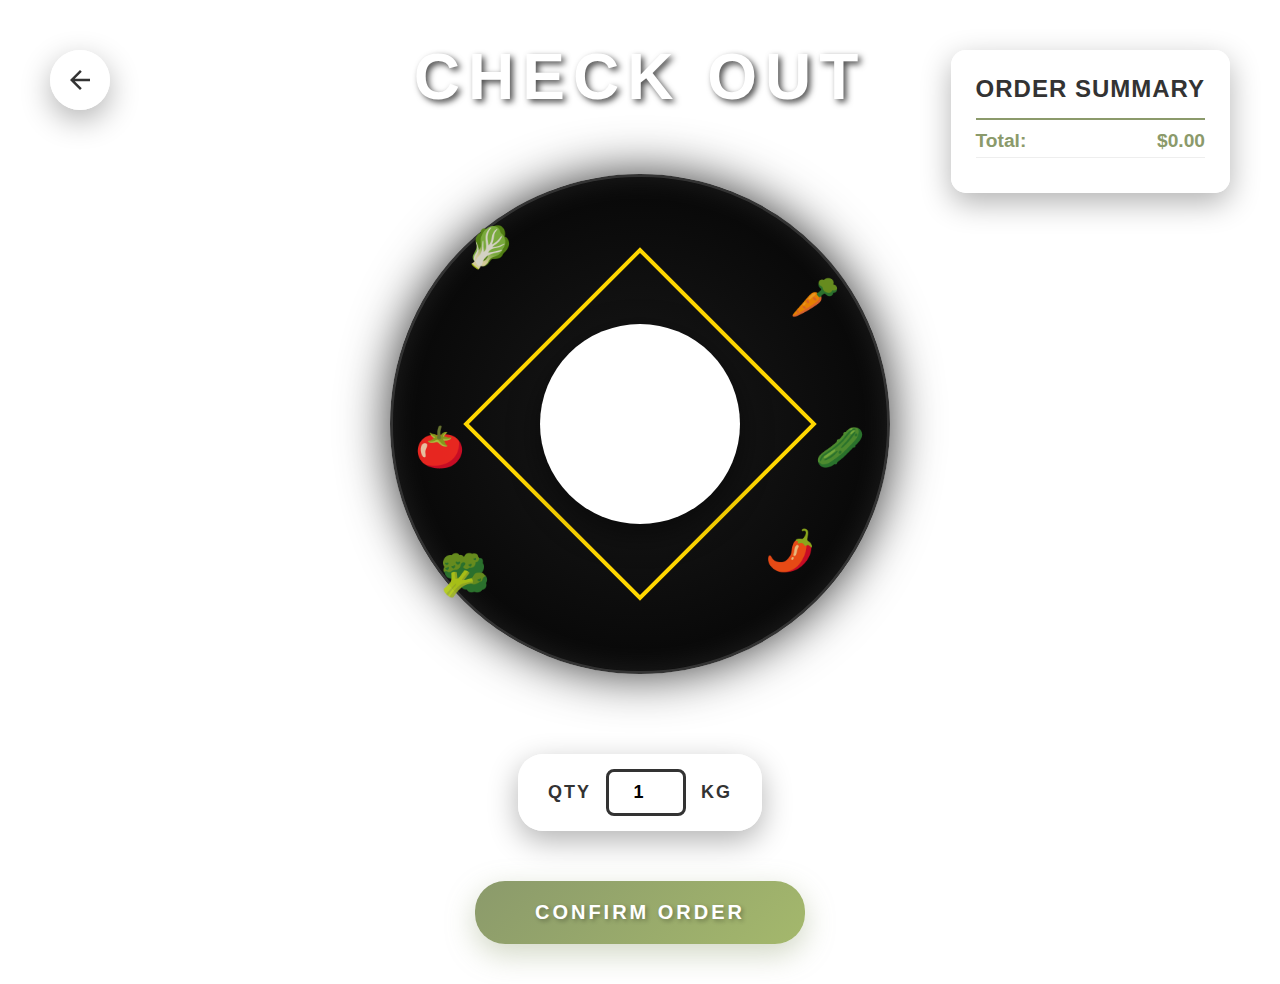
<file: checkout.html>
<!DOCTYPE html>
<html lang="en">
  <head>
    <meta charset="UTF-8" />
    <meta name="viewport" content="width=device-width, initial-scale=1.0" />
    <title>Document</title>
    <link rel="stylesheet" href="style.css" />
  </head>
  <body>
    <div class="checkout-container">
      <!-- Back Button -->
      <div class="back-button" onclick="goBack()">
        <svg xmlns="http://www.w3.org/2000/svg" viewBox="0 0 24 24">
          <path
            d="M20 11H7.83l5.59-5.59L12 4l-8 8 8 8 1.41-1.41L7.83 13H20v-2z"
          />
        </svg>
      </div>

      <!-- Order Summary -->
      <div class="order-summary">
        <div class="summary-title">Order Summary</div>
        <div id="summaryItems"></div>
        <div class="summary-item summary-total">
          <span>Total:</span>
          <span id="totalAmount">$0.00</span>
        </div>
      </div>

      <h1 class="checkout-title">Check Out</h1>

      <div class="plate-container">
        <!-- Decorative vegetables -->
        <div class="veggie-decoration veggie-1">🥬</div>
        <div class="veggie-decoration veggie-2">🥕</div>
        <div class="veggie-decoration veggie-3">🥦</div>
        <div class="veggie-decoration veggie-4">🌶️</div>
        <div class="veggie-decoration veggie-5">🍅</div>
        <div class="veggie-decoration veggie-6">🥒</div>

        <div class="main-plate">
          <div class="diamond-frame"></div>
          <div class="product-circle">
            <div class="carousel-container" id="productCarousel">
              <div class="carousel-track" id="carouselTrack">
                <!-- Products will be dynamically inserted here -->
              </div>

              <!-- Carousel Navigation (only shown if multiple products) -->
              <button
                class="carousel-nav carousel-prev"
                id="prevBtn"
                onclick="previousSlide()"
                style="display: none"
              >
                ‹
              </button>
              <button
                class="carousel-nav carousel-next"
                id="nextBtn"
                onclick="nextSlide()"
                style="display: none"
              >
                ›
              </button>

              <!-- Carousel Indicators -->
              <div class="carousel-indicators" id="carouselIndicators"></div>
            </div>
          </div>
        </div>
      </div>

      <div class="order-controls">
        <div class="quantity-section">
          <span class="qty-label">QTY</span>
          <input
            type="number"
            class="qty-input"
            id="quantityInput"
            value="1"
            min="1"
            max="50"
            placeholder="kk"
          />
          <span class="qty-label">KG</span>
        </div>

        <button class="confirm-button" onclick="confirmOrder()">
          Confirm Order
        </button>
      </div>
    </div>
  </body>
</html>
</file>
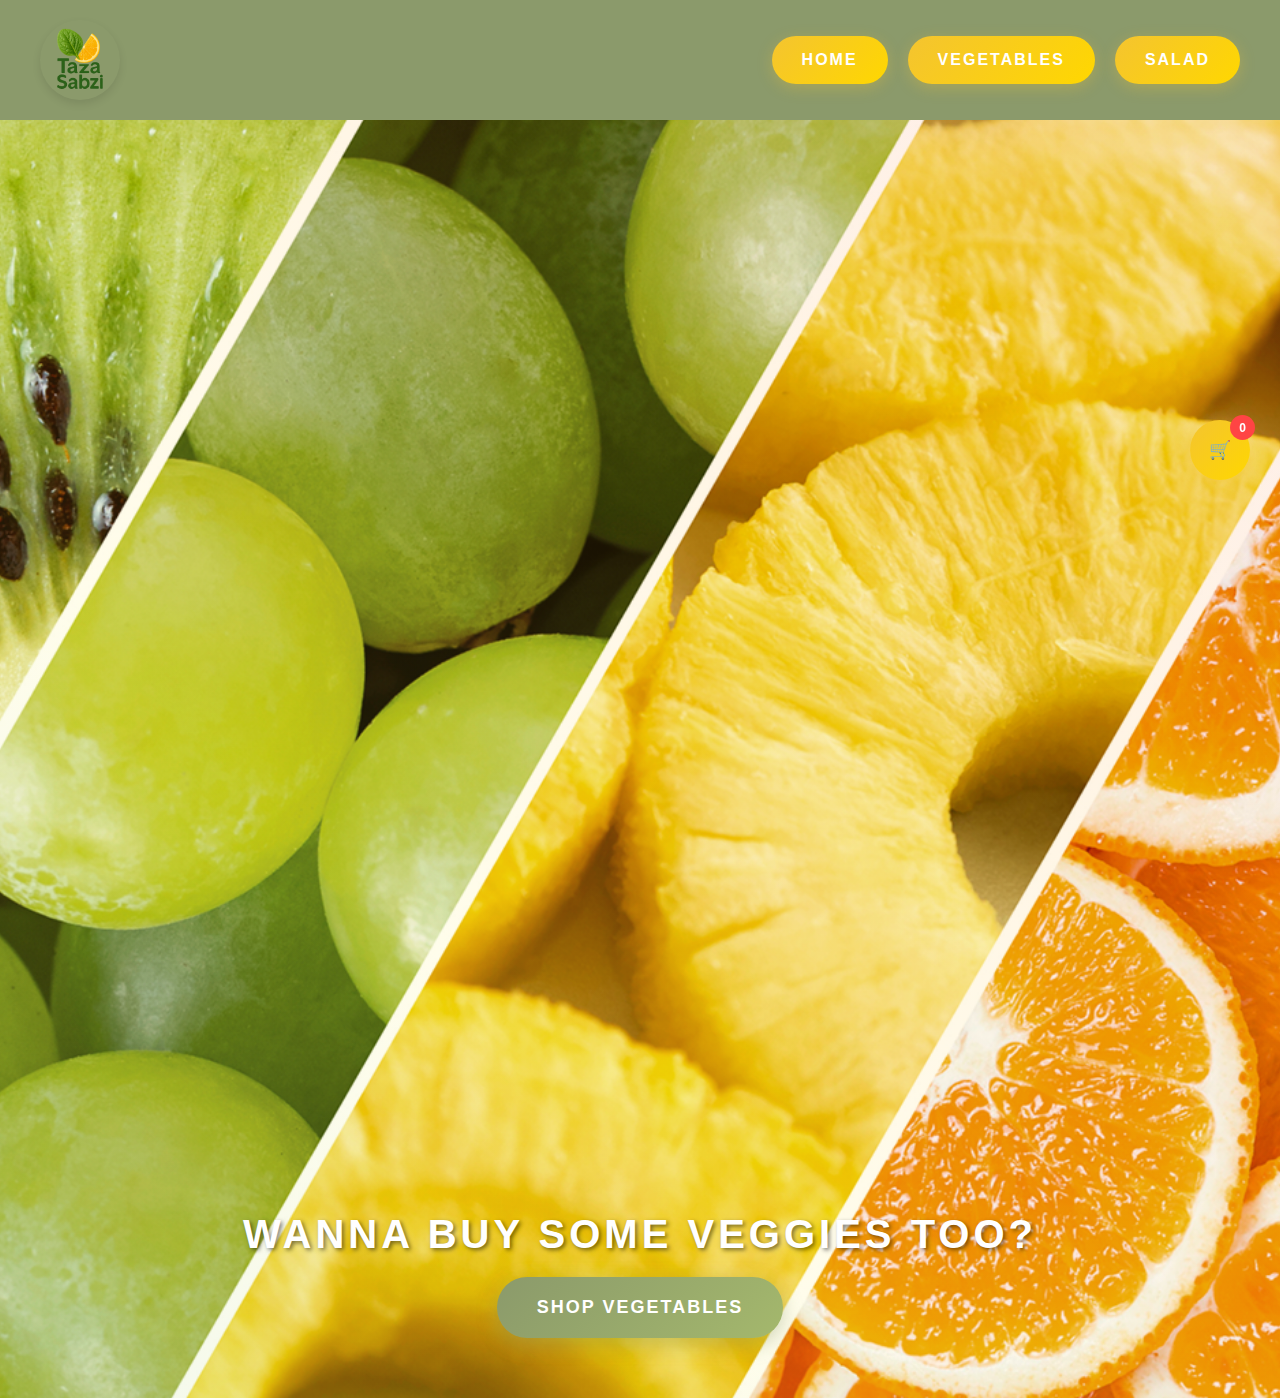
<file: fruits.html>
<!DOCTYPE html>
<html lang="en">
  <head>
    <meta charset="UTF-8" />
    <meta name="viewport" content="width=device-width, initial-scale=1.0" />
    <title>Fruits</title>
    <link rel="stylesheet" href="style.css" />
  </head>
  <body>
    <header class="header" id="header">
      <div class="logo">
        <img src="./assets/logo2.png" alt="Logo" width="80px" height="80px" />
      </div>
      <nav class="nav-buttons">
        <a href="index.html" class="nav-btn">HOME</a>
        <a href="veggies.html" class="nav-btn">VEGETABLES</a>
        <a href="salad.html" class="nav-btn">SALAD</a>
      </nav>
    </header>

    <main class="fruits-page">
      <h1 class="page-title">Fruits</h1>

      <div class="fruits-grid">
        <div class="fruit-card">
          <div class="fruit-image">
            <img src="./assets/fruitsbgg.png" alt="Fresh Apricots" />
          </div>
          <h3 class="fruit-name">Apricot</h3>
          <div class="quantity-section">
            <span class="qty-label">QTY</span>
            <input
              type="number"
              class="qty-input"
              value="1"
              min="1"
              max="50"
              placeholder="jj"
            />
            <span class="qty-label">KG</span>
          </div>
          <button class="add-to-cart" onclick="addToCart('Apricot', this)">
            Add to Cart
          </button>
        </div>

        <div class="fruit-card">
          <div class="fruit-image">
            <img src="./assets/fruitsbgg.png" alt="Fresh Apples" />
          </div>
          <h3 class="fruit-name">Apple</h3>
          <div class="quantity-section">
            <span class="qty-label">QTY</span>
            <input
              type="number"
              class="qty-input"
              value="1"
              min="1"
              max="50"
              placeholder="jj"
            />
            <span class="qty-label">KG</span>
          </div>
          <button class="add-to-cart" onclick="addToCart('Apple', this)">
            Add to Cart
          </button>
        </div>

        <div class="fruit-card">
          <div class="fruit-image">
            <img src="./assets/fruitsbgg.png" alt="Fresh Cherries" />
          </div>
          <h3 class="fruit-name">Cherry</h3>
          <div class="quantity-section">
            <span class="qty-label">QTY</span>
            <input
              type="number"
              class="qty-input"
              value="1"
              min="1"
              max="50"
              placeholder="hh"
            />
            <span class="qty-label">KG</span>
          </div>
          <button class="add-to-cart" onclick="addToCart('Cherry', this)">
            Add to Cart
          </button>
        </div>

        <div class="fruit-card">
          <div class="fruit-image">
            <img src="./assets/fruitsbgg.png" alt="Fresh Mangoes" />
          </div>
          <h3 class="fruit-name">Mango</h3>
          <div class="quantity-section">
            <span class="qty-label">QTY</span>
            <input
              type="number"
              class="qty-input"
              value="1"
              min="1"
              max="50"
              placeholder="hh"
            />
            <span class="qty-label">KG</span>
          </div>
          <button class="add-to-cart" onclick="addToCart('Mango', this)">
            Add to Cart
          </button>
        </div>
      </div>

      <div class="bottom-cta">
        <h2 class="cta-text">Wanna Buy Some Veggies Too?</h2>
        <a href="veggies.html" class="cta-button">Shop Vegetables</a>
      </div>
    </main>

    <!-- Cart Counter -->
    <div class="cart-counter" onclick="viewCart()">
      🛒
      <span class="cart-count" id="cartCount">0</span>
    </div>

    <!-- Link JS logic -->
    <script src="script.js"></script>
  </body>
</html>
</file>
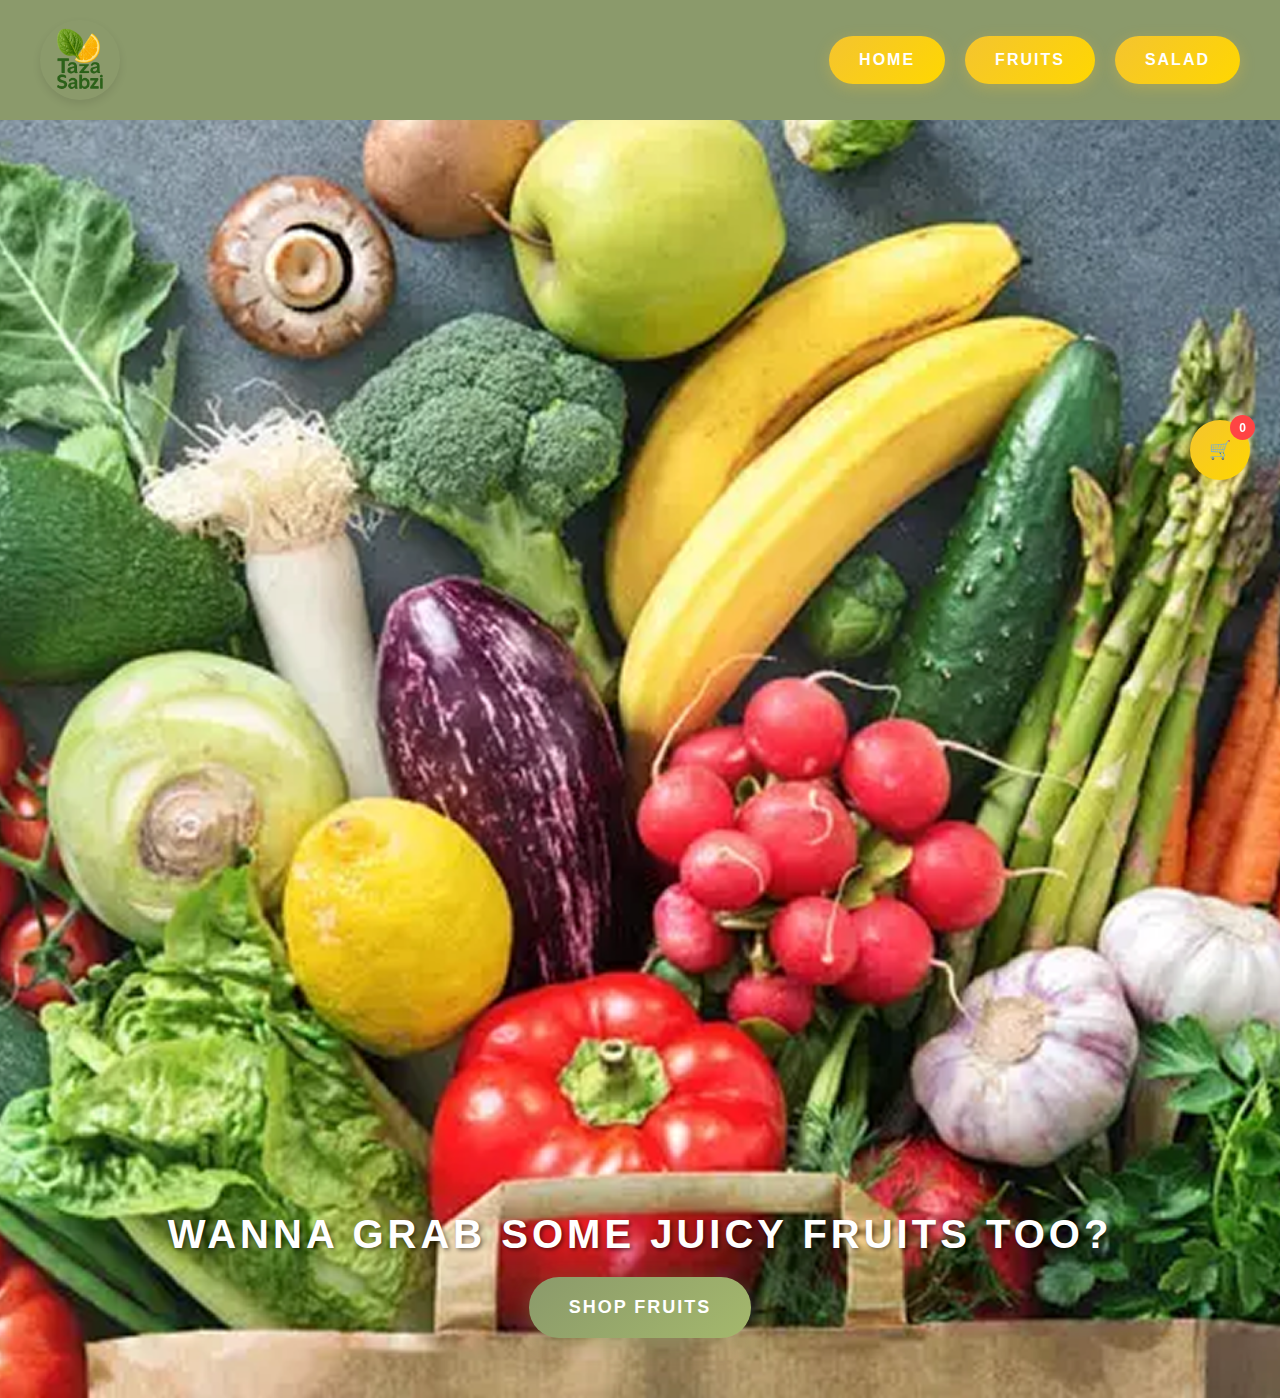
<file: veggies.html>
<!DOCTYPE html>
<html lang="en">
  <head>
    <meta charset="UTF-8" />
    <meta name="viewport" content="width=device-width, initial-scale=1.0" />
    <title>Vegetables - AgriMart</title>
    <link rel="stylesheet" href="style.css" />
  </head>
  <body>
    <header class="header" id="header">
      <div class="logo">
        <img
          src="./assets/logo2.png"
          alt="AgriMart Logo"
          width="80px"
          height="80px"
        />
      </div>
      <nav class="nav-buttons">
        <a href="index.html" class="nav-btn">HOME</a>
        <a href="fruits.html" class="nav-btn">FRUITS</a>
        <a href="salad.html" class="nav-btn">SALAD</a>
      </nav>
    </header>

    <main class="veggies-page">
      <h1 class="page-title">Vegetables</h1>

      <!-- This is where product cards will be rendered -->
      <div class="fruits-grid" id="fruitsGrid"></div>

      <div class="bottom-cta">
        <h2 class="cta-text">Wanna grab some juicy fruits too?</h2>
        <a href="fruits.html" class="cta-button">Shop Fruits</a>
      </div>
    </main>

    <!-- Cart Counter -->
    <div class="cart-counter" onclick="viewCart()">
      🛒 <span class="cart-count" id="cartCount">0</span>
    </div>

    <!-- Link to external script -->
    <script src="script.js"></script>
  </body>
</html>
</file>
<file: style.css>
* {
            margin: 0;
            padding: 0;
            box-sizing: border-box;
        }

        body {
            font-family: 'Arial', sans-serif;
            overflow-x: hidden;
            scroll-behavior: smooth;
        }

        /* Header Styles */
        .header {
            background-color: #8B9A6B;
            padding: 20px 40px;
            display: flex;
            justify-content: space-between;
            align-items: center;
            position: fixed;
            width: 100%;
            top: 0;
            left: 0;
            z-index: 100;
            transition: background-color 0.3s ease;
        }

        .header.scrolled {
            background-color: rgba(139, 154, 107, 0.95);
            box-shadow: 0 4px 10px rgba(0,0,0,0.1);
        }

        .logo {
            width: 80px;
            height: 80px;
            /* background-color: #F5F5F5; */
            border-radius: 50%;
            display: flex;
            align-items: center;
            justify-content: center;
            box-shadow: 0 4px 8px rgba(0,0,0,0.1);
        }

        .nav-buttons {
            display: flex;
            gap: 20px;
        }

        .nav-btn {
            background: linear-gradient(135deg, #F4C430, #FFD700);
            border: none;
            padding: 15px 30px;
            border-radius: 25px;
            color: white;
            font-weight: bold;
            font-size: 16px;
            letter-spacing: 2px;
            cursor: pointer;
            transition: all 0.3s ease;
            box-shadow: 0 4px 15px rgba(244, 196, 48, 0.3);
            text-decoration: none;
            display: inline-flex;
            align-items: center;
            justify-content: center;
        }

        .nav-btn:hover {
            transform: translateY(-2px);
            box-shadow: 0 6px 20px rgba(244, 196, 48, 0.4);
        }

        /* Main Content */
        .main-content {
            position: relative;
            height: 100vh;
            background-image: url('./assets/bgheader.png');
            background-size: cover;
            background-position: center;
            background-repeat: no-repeat;
            display: flex;
            align-items: center;
            justify-content: center;
            overflow: hidden;
            margin-top: 120px;
        }

        .main-content::before {
            content: '';
            position: absolute;
            top: 0;
            left: 0;
            right: 0;
            bottom: 0;
            background: linear-gradient(rgba(0,0,0,0.1), rgba(0,0,0,0.2));
            z-index: 1;
        }

        /* Food Categories */
        .food-categories {
            display: flex;
            gap: 100px;
            align-items: center;
            justify-content: center;
            position: relative;
            z-index: 5;
            flex-wrap: wrap;
            padding: 20px;
        }

        .category {
            position: relative;
            cursor: pointer;
            transition: all 0.3s ease;
        }

        .category:hover {
            transform: scale(1.05);
        }

        .category-circle {
            width: 280px;
            height: 280px;
            border-radius: 50%;
            background-size: cover;
            background-position: center;
            border: 6px solid white;
            box-shadow: 0 10px 30px rgba(0,0,0,0.3);
            position: relative;
            overflow: hidden;
        }

        .vegetables {
            background-image: url('./assets//veg.png');
        }

        .salad {
            background-image: url('./assets/sal.png');
        }

        .fruits {
            background-image: url('./assets/fr.png');
        }

        .category-label {
            position: absolute;
            bottom: -50px;
            left: 50%;
            transform: translateX(-50%);
            background: rgba(255,255,255,0.95);
            padding: 12px 30px;
            border-radius: 25px;
            font-weight: bold;
            font-size: 18px;
            letter-spacing: 3px;
            color: #333;
            box-shadow: 0 4px 15px rgba(0,0,0,0.2);
            text-decoration: none;
            /* backdrop-filter: blur(10px); */
        }

        /* About Section Styles */
        .about-section {
            background-color: #FFDA65;
            min-height: 100vh;
            position: relative;
            overflow: hidden;
            padding: 60px 20px;
        }

        .about-title {
            font-size: 5rem;
            font-weight: 900;
            color: white;
            text-transform: uppercase;
            letter-spacing: 8px;
            margin-bottom: 40px;
            position: relative;
            z-index: 10;
            text-shadow: 2px 2px 4px rgba(0,0,0,0.1);
        }

        .about-content {
            display: flex;
            flex-direction: column;
            gap: 30px;
            max-width: 1200px;
            margin: 0 auto;
            position: relative;
            z-index: 10;
        }

        .text-box {
    background-color: rgba(255, 255, 255, 0.7);
    /* backdrop-filter: blur(5px); */
    padding: 40px;
    border-radius: 10px;
    width: 60%;
    margin-left: auto;
    line-height: 1.8;
    letter-spacing: 1px;
    color: #333;
    font-size: 1.1rem;
    box-shadow: 0 10px 30px rgba(0,0,0,0.1);
    opacity: 1;
    transform: translateX(0);
    transition: all 0.6s ease;
}

        .text-box:nth-child(2) {
            margin-left: 0;
            margin-right: auto;
        }

        /* Floating Vegetables */
        .floating-vegetables {
            position: absolute;
            top: 0;
            left: 0;
            width: 100%;
            height: 100%;
            pointer-events: none;
        }

        .vegetable {
            position: absolute;
            z-index: 1;
            transform-origin: center;
            animation: float 15s infinite ease-in-out;
        }

        .vegetable img {
            width: 100%;
            height: 100%;
            object-fit: contain;
        }

        .veg-1 {
            width: 120px;
            height: 120px;
            top: 20%;
            left: 40%;
            animation-delay: 0s;
        }

        .veg-2 {
            width: 250px;
            height: 250px;
            top: 20%;
            left: 20%;
            animation-delay: -2s;
        }

        .veg-3 {
            width: 100px;
            height: 100px;
            top: 50%;
            left: 30%;
            animation-delay: -4s;
        }

        .veg-4 {
            width: 180px;
            height: 180px;
            top: 60%;
            left: 60%;
            animation-delay: -6s;
        }

        .veg-5 {
            width: 90px;
            height: 90px;
            top: 70%;
            left: 15%;
            animation-delay: -8s;
        }

        .veg-6 {
            width: 110px;
            height: 110px;
            top: 40%;
            left: 70%;
            animation-delay: -10s;
        }

        .veg-7 {
            width: 70px;
            height: 70px;
            top: 25%;
            left: 85%;
            animation-delay: -12s;
        }

        .veg-8 {
            width: 130px;
            height: 130px;
            top: 75%;
            left: 80%;
            animation-delay: -14s;
        }

        .herb {
            width: 50px;
            height: 50px;
            position: absolute;
            z-index: 1;
            animation: spin 20s infinite linear;
        }

        .herb-1 {
            top: 15%;
            left: 10%;
        }

        .herb-2 {
            top: 65%;
            left: 45%;
        }

        .herb-3 {
            top: 35%;
            left: 90%;
        }

        .herb-4 {
            top: 85%;
            left: 25%;
        }
         .footer {
            position: relative;
            min-height: 100vh;
            background-image: url('./assets/image\ 2.png');
            background-size: cover;
            background-position: center;
            background-repeat: no-repeat;
            display: flex;
            align-items: center;
            padding: 60px 40px;
            overflow: hidden;
        }

        .footer::before {
            content: '';
            position: absolute;
            top: 0;
            left: 0;
            right: 0;
            bottom: 0;
            background: rgba(255, 218, 101, 0.3);
            z-index: 1;
        }

        .footer-content {
            position: relative;
            z-index: 10;
            width: 100%;
            max-width: 1200px;
            margin: 0 auto;
            display: grid;
            grid-template-columns: 1fr 1fr;
            gap: 60px;
            align-items: center;
        }

        .footer-left {
            display: flex;
            flex-direction: column;
            gap: 40px;
        }

        .footer-title {
            font-size: 4rem;
            font-weight: 900;
            color: white;
            text-transform: uppercase;
            letter-spacing: 6px;
            line-height: 1.1;
            text-shadow: 2px 2px 4px rgba(0,0,0,0.3);
            margin-bottom: 20px;
        }

        .footer-links {
            display: flex;
            flex-direction: column;
            gap: 15px;
        }

        .footer-link {
            background-color: rgba(255, 255, 255, 0.9);
            color: #333;
            padding: 15px 30px;
            border: none;
            border-radius: 5px;
            font-weight: bold;
            font-size: 16px;
            letter-spacing: 2px;
            text-transform: uppercase;
            cursor: pointer;
            transition: all 0.3s ease;
            text-decoration: none;
            display: inline-block;
            box-shadow: 0 4px 15px rgba(0,0,0,0.1);
            width: fit-content;
        }

        .footer-link:hover {
            background-color: white;
            transform: translateY(-2px);
            box-shadow: 0 6px 20px rgba(0,0,0,0.2);
        }

        .footer-right {
            display: flex;
            flex-direction: column;
            gap: 30px;
            align-items: flex-end;
        }

        .contact-section {
            background-color: rgba(255, 255, 255, 0.9);
            padding: 20px 30px;
            border-radius: 10px;
            box-shadow: 0 4px 15px rgba(0,0,0,0.1);
            width: 100%;
            max-width: 400px;
        }

        .contact-title {
            font-size: 1.2rem;
            font-weight: bold;
            color: #333;
            text-transform: uppercase;
            letter-spacing: 2px;
            margin-bottom: 15px;
            text-align: center;
        }

        .contact-info {
            display: flex;
            flex-direction: column;
            gap: 10px;
        }

        .contact-item {
            display: flex;
            align-items: center;
            gap: 10px;
            padding: 8px 0;
            border-bottom: 1px solid rgba(0,0,0,0.1);
        }

        .contact-item:last-child {
            border-bottom: none;
        }

        .contact-icon {
            width: 20px;
            height: 20px;
            color: #8B9A6B;
        }

        .contact-text {
            color: #333;
            font-size: 14px;
        }

        .social-media {
            display: flex;
            gap: 15px;
            justify-content: center;
            margin-top: 20px;
        }

        .social-link {
            width: 40px;
            height: 40px;
            background-color: #8B9A6B;
            border-radius: 50%;
            display: flex;
            align-items: center;
            justify-content: center;
            color: white;
            text-decoration: none;
            transition: all 0.3s ease;
        }

        .social-link:hover {
            background-color: #7A8A5A;
            transform: translateY(-2px);
        }
      
        /* fruits style */

        .fruits-page {
            position: relative;
            min-height: 100vh;
            background-image: url('./assets/fruitsbgg.png');
            background-size: cover;
            background-position: center;
            background-repeat: no-repeat;
            padding: 140px 40px 60px;
            overflow: hidden;
        }
         .veggies-page {
            position: relative;
            min-height: 100vh;
            background-image: url('./assets//image\ 1.png');
            background-size: cover;
            background-position: center;
            background-repeat: no-repeat;
            padding: 140px 40px 60px;
            overflow: hidden;
        }

        .fruits-page::before {
            content: '';
            position: absolute;
            top: 0;
            left: 0;
            right: 0;
            bottom: 0;
            background: linear-gradient(
                45deg,
                rgba(139, 195, 74, 0.1) 0%,
                rgba(255, 235, 59, 0.1) 33%,
                rgba(255, 152, 0, 0.1) 66%,
                rgba(244, 67, 54, 0.1) 100%
            );
            z-index: 1;
        }

        .page-title {
            text-align: center;
            font-size: 4rem;
            font-weight: 900;
            color: white;
            text-transform: uppercase;
            letter-spacing: 8px;
            margin-bottom: 60px;
            position: relative;
            z-index: 10;
            text-shadow: 2px 2px 4px rgba(0,0,0,0.5);
        }

        .fruits-grid {
            display: grid;
            grid-template-columns: repeat(auto-fit, minmax(300px, 1fr));
            gap: 40px;
            max-width: 1200px;
            margin: 0 auto;
            position: relative;
            z-index: 10;
            margin-bottom: 60px;
        }

        .fruit-card {
            background-color: rgba(255, 255, 255, 0.1);
            /* backdrop-filter: blur(10px); */
            border-radius: 20px;
            padding: 30px;
            text-align: center;
            transition: all 0.3s ease;
            border: 2px solid rgba(255, 255, 255, 0.2);
        }

        .fruit-card:hover {
            transform: translateY(-10px);
            background-color: rgba(255, 255, 255, 0.2);
            box-shadow: 0 20px 40px rgba(0,0,0,0.2);
        }

        .fruit-image {
            width: 150px;
            height: 150px;
            background-color: white;
            border-radius: 50%;
            margin: 0 auto 20px;
            display: flex;
            align-items: center;
            justify-content: center;
            box-shadow: 0 10px 30px rgba(0,0,0,0.2);
            overflow: hidden;
        }

        .fruit-image img {
            width: 120px;
            height: 120px;
            object-fit: cover;
            border-radius: 50%;
        }

        .fruit-name {
            font-size: 1.5rem;
            font-weight: bold;
            color: white;
            text-transform: uppercase;
            letter-spacing: 2px;
            margin-bottom: 20px;
            text-shadow: 1px 1px 2px rgba(0,0,0,0.5);
        }

        .quantity-section {
            display: flex;
            align-items: center;
            justify-content: center;
            gap: 10px;
            margin-bottom: 20px;
            background-color: rgba(255, 218, 101, 0.9);
            padding: 10px 20px;
            border-radius: 25px;
            /* backdrop-filter: blur(5px); */
        }

        .qty-label {
            font-weight: bold;
            color: #333;
            font-size: 14px;
            letter-spacing: 1px;
        }

        .qty-input {
            width: 60px;
            padding: 8px;
            border: 2px solid #333;
            border-radius: 5px;
            text-align: center;
            font-weight: bold;
            font-size: 16px;
            background-color: white;
        }

        .qty-input:focus {
            outline: none;
            border-color: #8B9A6B;
        }

        .add-to-cart {
            background: linear-gradient(135deg, #F4C430, #FFD700);
            border: none;
            padding: 12px 25px;
            border-radius: 25px;
            color: white;
            font-weight: bold;
            font-size: 14px;
            letter-spacing: 1px;
            text-transform: uppercase;
            cursor: pointer;
            transition: all 0.3s ease;
            box-shadow: 0 4px 15px rgba(244, 196, 48, 0.3);
            width: 100%;
        }

        .add-to-cart:hover {
            transform: translateY(-2px);
            box-shadow: 0 6px 20px rgba(244, 196, 48, 0.5);
            background: linear-gradient(135deg, #FFD700, #F4C430);
        }

        .add-to-cart:active {
            transform: translateY(0);
        }

        /* Bottom Call-to-Action */
        .bottom-cta {
            text-align: center;
            position: relative;
            z-index: 10;
            margin-top: 40px;
        }

        .cta-text {
            font-size: 2.5rem;
            font-weight: 900;
            color: white;
            text-transform: uppercase;
            letter-spacing: 4px;
            text-shadow: 2px 2px 4px rgba(0,0,0,0.5);
            margin-bottom: 20px;
        }

        .cta-button {
            background: linear-gradient(135deg, #8B9A6B, #A4B86C);
            border: none;
            padding: 20px 40px;
            border-radius: 30px;
            color: white;
            font-weight: bold;
            font-size: 18px;
            letter-spacing: 2px;
            text-transform: uppercase;
            cursor: pointer;
            transition: all 0.3s ease;
            box-shadow: 0 6px 20px rgba(139, 154, 107, 0.4);
            text-decoration: none;
            display: inline-block;
        }

        .cta-button:hover {
            transform: translateY(-3px);
            box-shadow: 0 8px 25px rgba(139, 154, 107, 0.6);
        }

        /* Cart Counter */
        .cart-counter {
            position: fixed;
            top: 50%;
            right: 30px;
            transform: translateY(-50%);
            background: linear-gradient(135deg, #F4C430, #FFD700);
            width: 60px;
            height: 60px;
            border-radius: 50%;
            display: flex;
            align-items: center;
            justify-content: center;
            color: white;
            font-weight: bold;
            font-size: 18px;
            box-shadow: 0 4px 15px rgba(244, 196, 48, 0.4);
            cursor: pointer;
            transition: all 0.3s ease;
            z-index: 50;
        }

        .cart-counter:hover {
            transform: translateY(-50%) scale(1.1);
        }

        .cart-count {
            position: absolute;
            top: -5px;
            right: -5px;
            background-color: #ff4444;
            color: white;
            border-radius: 50%;
            width: 25px;
            height: 25px;
            display: flex;
            align-items: center;
            justify-content: center;
            font-size: 12px;
            font-weight: bold;
        }

        /* checkout page css */
         .checkout-body {
            font-family: 'Arial', sans-serif;
            background-image: url('https://hebbkx1anhila5yf.public.blob.vercel-storage.com/Desktop%20-%208-MzF6qyjRnx5wGLX13B5yIMWDsUnCzc.png');
            background-size: cover;
            background-position: center;
            background-repeat: no-repeat;
            background-attachment: fixed;
            min-height: 100vh;
            overflow-x: hidden;
        }

        .checkout-container {
            min-height: 100vh;
            display: flex;
            flex-direction: column;
            align-items: center;
            justify-content: center;
            padding: 40px 20px;
            position: relative;
        }

        .checkout-title {
            font-size: 4rem;
            font-weight: 900;
            color: white;
            text-transform: uppercase;
            letter-spacing: 8px;
            margin-bottom: 60px;
            text-shadow: 3px 3px 6px rgba(0,0,0,0.7);
            text-align: center;
        }

        .plate-container {
            position: relative;
            width: 500px;
            height: 500px;
            margin-bottom: 40px;
        }

        .main-plate {
            width: 100%;
            height: 100%;
            background: radial-gradient(circle, #1a1a1a 0%, #000000 100%);
            border-radius: 50%;
            box-shadow: 
                0 0 50px rgba(0,0,0,0.8),
                inset 0 0 30px rgba(255,255,255,0.1);
            display: flex;
            align-items: center;
            justify-content: center;
            position: relative;
            border: 3px solid #333;
        }

        .product-circle {
            width: 200px;
            height: 200px;
            background: white;
            border-radius: 50%;
            display: flex;
            align-items: center;
            justify-content: center;
            box-shadow: 0 10px 30px rgba(0,0,0,0.5);
            position: relative;
            z-index: 10;
            overflow: hidden;
        }

        .diamond-frame {
            position: absolute;
            width: 250px;
            height: 250px;
            border: 4px solid #FFD700;
            transform: rotate(45deg);
            z-index: 5;
        }

        .product-image {
            width: 150px;
            height: 150px;
            object-fit: cover;
            border-radius: 50%;
        }

        /* Carousel for multiple products */
        .carousel-container {
            position: relative;
            width: 200px;
            height: 200px;
            border-radius: 50%;
            overflow: hidden;
        }

        .carousel-track {
            display: flex;
            transition: transform 0.5s ease;
            width: 100%;
            height: 100%;
        }

        .carousel-slide {
            min-width: 100%;
            height: 100%;
            display: flex;
            align-items: center;
            justify-content: center;
            background: white;
        }

        .carousel-nav {
            position: absolute;
            top: 50%;
            transform: translateY(-50%);
            background: rgba(255, 215, 0, 0.8);
            border: none;
            width: 30px;
            height: 30px;
            border-radius: 50%;
            cursor: pointer;
            font-weight: bold;
            color: white;
            z-index: 15;
            transition: all 0.3s ease;
        }

        .carousel-nav:hover {
            background: rgba(255, 215, 0, 1);
            transform: translateY(-50%) scale(1.1);
        }

        .carousel-prev {
            left: -40px;
        }

        .carousel-next {
            right: -40px;
        }

        .carousel-indicators {
            position: absolute;
            bottom: -30px;
            left: 50%;
            transform: translateX(-50%);
            display: flex;
            gap: 8px;
            z-index: 15;
        }

        .carousel-dot {
            width: 10px;
            height: 10px;
            border-radius: 50%;
            background: rgba(255, 255, 255, 0.5);
            cursor: pointer;
            transition: all 0.3s ease;
        }

        .carousel-dot.active {
            background: #FFD700;
            transform: scale(1.2);
        }

        /* Decorative vegetables around the plate */
        .veggie-decoration {
            position: absolute;
            font-size: 2.5rem;
            z-index: 3;
            opacity: 0.9;
            animation: float 3s ease-in-out infinite;
        }

        .veggie-1 { top: 10%; left: 15%; animation-delay: 0s; }
        .veggie-2 { top: 20%; right: 10%; animation-delay: 0.5s; }
        .veggie-3 { bottom: 15%; left: 10%; animation-delay: 1s; }
        .veggie-4 { bottom: 20%; right: 15%; animation-delay: 1.5s; }
        .veggie-5 { top: 50%; left: 5%; animation-delay: 2s; }
        .veggie-6 { top: 50%; right: 5%; animation-delay: 2.5s; }

        @keyframes float {
            0%, 100% { transform: translateY(0px) rotate(0deg); }
            50% { transform: translateY(-10px) rotate(5deg); }
        }

        /* Quantity and Confirm Section */
        .order-controls {
            display: flex;
            flex-direction: column;
            align-items: center;
            gap: 30px;
            margin-top: 40px;
        }

        .quantity-section {
            display: flex;
            align-items: center;
            gap: 15px;
            background: rgba(255, 255, 255, 0.9);
            padding: 15px 30px;
            border-radius: 25px;
            box-shadow: 0 10px 30px rgba(0,0,0,0.3);
            /* backdrop-filter: blur(10px); */
        }

        .qty-label {
            font-weight: bold;
            color: #333;
            font-size: 18px;
            letter-spacing: 2px;
            text-transform: uppercase;
        }

        .qty-input {
            width: 80px;
            padding: 10px;
            border: 3px solid #333;
            border-radius: 8px;
            text-align: center;
            font-weight: bold;
            font-size: 18px;
            background-color: white;
        }

        .qty-input:focus {
            outline: none;
            border-color: #FFD700;
            box-shadow: 0 0 10px rgba(255, 215, 0, 0.5);
        }

        .confirm-button {
            background: linear-gradient(135deg, #8B9A6B, #A4B86C);
            border: none;
            padding: 20px 60px;
            border-radius: 30px;
            color: white;
            font-weight: bold;
            font-size: 20px;
            letter-spacing: 3px;
            text-transform: uppercase;
            cursor: pointer;
            transition: all 0.3s ease;
            box-shadow: 0 10px 30px rgba(139, 154, 107, 0.4);
            text-shadow: 2px 2px 4px rgba(0,0,0,0.3);
        }

        .confirm-button:hover {
            transform: translateY(-3px);
            box-shadow: 0 15px 40px rgba(139, 154, 107, 0.6);
            background: linear-gradient(135deg, #A4B86C, #8B9A6B);
        }

        .confirm-button:active {
            transform: translateY(0);
        }

        /* Order Summary */
        .order-summary {
            position: absolute;
            top: 50px;
            right: 50px;
            background: rgba(255, 255, 255, 0.95);
            padding: 25px;
            border-radius: 15px;
            box-shadow: 0 10px 30px rgba(0,0,0,0.3);
            /* backdrop-filter: blur(10px); */
            min-width: 250px;
        }

        .summary-title {
            font-size: 1.5rem;
            font-weight: bold;
            color: #333;
            margin-bottom: 15px;
            text-transform: uppercase;
            letter-spacing: 1px;
        }

        .summary-item {
            display: flex;
            justify-content: space-between;
            margin-bottom: 10px;
            padding: 5px 0;
            border-bottom: 1px solid #eee;
        }

        .summary-total {
            font-weight: bold;
            font-size: 1.2rem;
            color: #8B9A6B;
            border-top: 2px solid #8B9A6B;
            padding-top: 10px;
            margin-top: 10px;
        }

        /* Back Button */
        .back-button {
            position: absolute;
            top: 50px;
            left: 50px;
            width: 60px;
            height: 60px;
            background: rgba(255, 255, 255, 0.9);
            border-radius: 50%;
            display: flex;
            align-items: center;
            justify-content: center;
            cursor: pointer;
            transition: all 0.3s ease;
            box-shadow: 0 10px 30px rgba(0,0,0,0.3);
            /* backdrop-filter: blur(10px); */
        }

        .back-button:hover {
            background: white;
            transform: scale(1.1);
        }

        .back-button svg {
            width: 30px;
            height: 30px;
            fill: #333;
        }


         @keyframes float {
            0%, 100% {
                transform: translateY(0) rotate(0deg);
            }
            25% {
                transform: translateY(-20px) rotate(5deg);
            }
            50% {
                transform: translateY(0) rotate(0deg);
            }
            75% {
                transform: translateY(20px) rotate(-5deg);
            }
        }

        @keyframes spin {
            from {
                transform: rotate(0deg);
            }
            to {
                transform: rotate(360deg);
            }
        }

        /* Responsive Design */
        @media (max-width: 1024px) {
            .about-title {
                font-size: 4rem;
            }
            
            .text-box {
                width: 80%;
            }
            
            .food-categories {
                gap: 60px;
            }
            
            .category-circle {
                width: 220px;
                height: 220px;
            }

            .footer-title {
                font-size: 3rem;
            }

            .footer-content {
                gap: 40px;
            }
        }

        @media (max-width: 768px) {
            .header {
                padding: 15px 20px;
                flex-direction: column;
                gap: 20px;
            }

            .nav-buttons {
                flex-wrap: wrap;
                justify-content: center;
                gap: 15px;
            }

            .nav-btn {
                padding: 12px 25px;
                font-size: 14px;
            }

            .food-categories {
                flex-direction: column;
                gap: 80px;
            }

            .category-circle {
                width: 200px;
                height: 200px;
            }

            .main-content {
                height: auto;
                min-height: calc(100vh - 160px);
                padding: 40px 0;
                margin-top: 160px;
            }
            
            .about-title {
                font-size: 3rem;
                letter-spacing: 4px;
            }
            
            .text-box {
                width: 90%;
                padding: 30px;
                font-size: 1rem;
            }
            
            .vegetable {
                opacity: 0.7;
            }

            .footer-content {
                grid-template-columns: 1fr;
                gap: 40px;
                text-align: center;
            }

            .footer-title {
                font-size: 2.5rem;
                letter-spacing: 3px;
            }

            .footer-right {
                align-items: center;
            }

            .footer {
                padding: 40px 20px;
            }
            .fruits-page {
                padding: 180px 20px 40px;
            }

            .page-title {
                font-size: 3rem;
                letter-spacing: 4px;
            }

            .fruits-grid {
                grid-template-columns: 1fr;
                gap: 30px;
            }

            .cta-text {
                font-size: 2rem;
                letter-spacing: 2px;
            }

            .cart-counter {
                right: 20px;
                width: 50px;
                height: 50px;
                font-size: 16px;
            }
        }

        @media (max-width: 480px) {
            .category-circle {
                width: 180px;
                height: 180px;
            }

            .category-label {
                font-size: 16px;
                padding: 10px 25px;
            }
            
            .about-title {
                font-size: 2.5rem;
                letter-spacing: 2px;
            }
            
            .text-box {
                padding: 20px;
                font-size: 0.9rem;
            }

            .footer-title {
                font-size: 2rem;
                letter-spacing: 2px;
            }

            .footer-link {
                padding: 12px 20px;
                font-size: 14px;
            }
             .page-title {
                font-size: 2.5rem;
                letter-spacing: 2px;
            }

            .fruit-card {
                padding: 20px;
            }

            .fruit-image {
                width: 120px;
                height: 120px;
            }

            .fruit-image img {
                width: 100px;
                height: 100px;
            }

            .cta-text {
                font-size: 1.5rem;
            }

            .cta-button {
                padding: 15px 30px;
                font-size: 16px;
            }
        }

        
        /* Animation for page load */
        .fruit-card {
            opacity: 0;
            transform: translateY(50px);
            animation: fadeInUp 0.6s ease forwards;
        }

        .fruit-card:nth-child(1) {
            animation-delay: 0.1s;
        }

        .fruit-card:nth-child(2) {
            animation-delay: 0.2s;
        }

        .fruit-card:nth-child(3) {
            animation-delay: 0.3s;
        }

        .fruit-card:nth-child(4) {
            animation-delay: 0.4s;
        }

        /* Animation for page load - now as optional enhancements */
        .main-content.animate .category {
            animation: fadeInUp 0.8s ease forwards;
        }

        .main-content.animate .category:nth-child(1) {
            animation-delay: 0.2s;
        }

        .main-content.animate .category:nth-child(2) {
            animation-delay: 0.4s;
        }

        .main-content.animate .category:nth-child(3) {
            animation-delay: 0.6s;
        }

        /* Enhanced animations when section comes into view */
        .about-section.animate .text-box:nth-child(1) {
            animation: slideInRight 0.8s ease forwards;
        }

        .about-section.animate .text-box:nth-child(2) {
            animation: slideInLeft 0.8s ease forwards;
            animation-delay: 0.3s;
        }

        .footer.animate .footer-title {
            animation: fadeInLeft 1s ease forwards;
        }

        .footer.animate .footer-link {
            animation: fadeInUp 0.6s ease forwards;
        }

        .footer.animate .footer-link:nth-child(1) {
            animation-delay: 0.2s;
        }

        .footer.animate .footer-link:nth-child(2) {
            animation-delay: 0.4s;
        }

        .footer.animate .footer-link:nth-child(3) {
            animation-delay: 0.6s;
        }

        .footer.animate .footer-link:nth-child(4) {
            animation-delay: 0.8s;
        }

        .footer.animate .contact-section {
            animation: fadeInRight 1s ease forwards;
            animation-delay: 0.5s;
        }
 @keyframes fadeInUp {
            to {
                opacity: 1;
                transform: translateY(0);
            }
        }

        .page-title {
            opacity: 0;
            transform: translateY(-30px);
            animation: fadeInDown 0.8s ease forwards;
        }

        @keyframes fadeInDown {
            to {
                opacity: 1;
                transform: translateY(0);
            }
        }

        @keyframes fadeInUp {
            from {
                opacity: 0.5;
                transform: translateY(50px);
            }
            to {
                opacity: 1;
                transform: translateY(0);
            }
        }

        @keyframes fadeInLeft {
            from {
                opacity: 0;
                transform: translateX(-50px);
            }
            to {
                opacity: 1;
                transform: translateX(0);
            }
        }

        @keyframes fadeInRight {
            from {
                opacity: 0;
                transform: translateX(50px);
            }
            to {
                opacity: 1;
                transform: translateX(0);
            }
        }

        @keyframes slideInRight {
            from {
                opacity: 0.7;
                transform: translateX(50px);
            }
            to {
                opacity: 1;
                transform: translateX(0);
            }
        }

        @keyframes slideInLeft {
            from {
                opacity: 0.7;
                transform: translateX(-50px);
            }
            to {
                opacity: 1;
                transform: translateX(0);
            }
        }

        /* Hover effects */
        .category-circle::before {
            content: '';
            position: absolute;
            top: 0;
            left: 0;
            right: 0;
            bottom: 0;
            background: rgba(0,0,0,0);
            transition: all 0.3s ease;
            border-radius: 50%;
        }

        .category:hover .category-circle::before {
            background: rgba(0,0,0,0.1);
        }
        
        /* Scroll indicator */
        .scroll-indicator {
            position: absolute;
            bottom: 30px;
            left: 50%;
            transform: translateX(-50%);
            z-index: 10;
            animation: bounce 2s infinite;
            cursor: pointer;
        }

        .scroll-indicator svg {
            width: 40px;
            height: 40px;
            fill: white;
        }

        @keyframes bounce {
            0%, 20%, 50%, 80%, 100% {
                transform: translateY(0) translateX(-50%);
            }
            40% {
                transform: translateY(-20px) translateX(-50%);
            }
            60% {
                transform: translateY(-10px) translateX(-50%);
            }
        }
</file>
